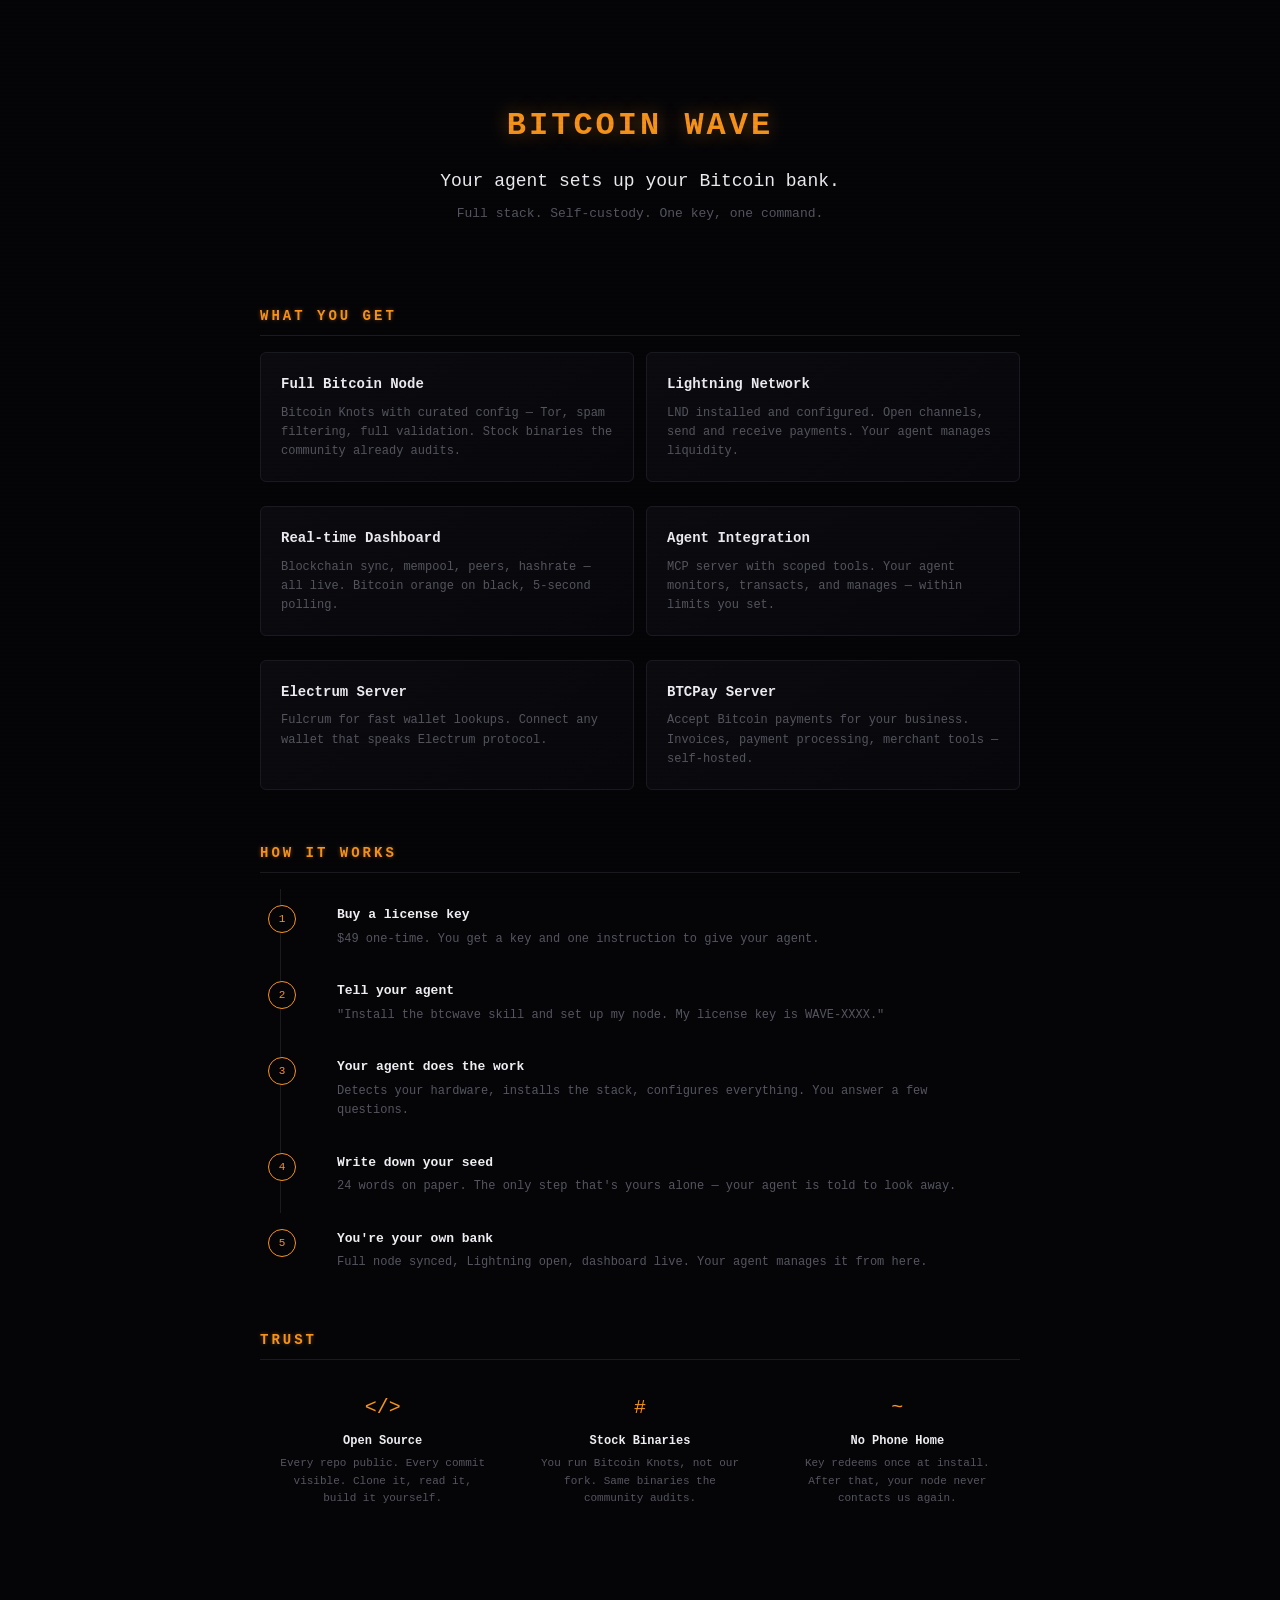
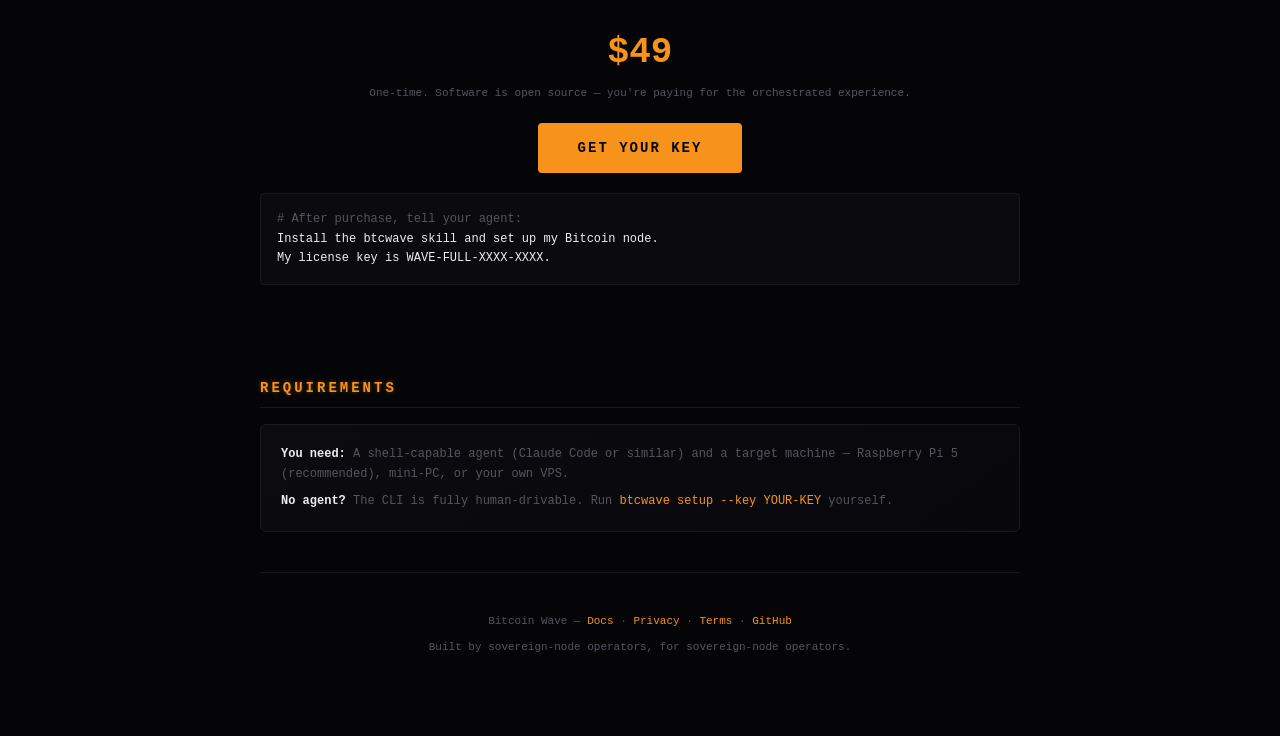
<file: cmd/web/static/index.html>
<!DOCTYPE html>
<html lang="en">
<head>
<meta charset="UTF-8">
<meta name="viewport" content="width=device-width, initial-scale=1.0">
<title>Bitcoin Wave — Your agent sets up your Bitcoin bank</title>
<style>
*{margin:0;padding:0;box-sizing:border-box}
:root{
  --bg:#050508;--card:#0c0c10;--border:#1a1a22;
  --accent:#f7931a;--glow:#f7931a66;--dim:#f7931a30;
  --text:#c8c8d0;--muted:#555560;--bright:#eeeef2;
  --mono:'SF Mono',Monaco,'Cascadia Code','Fira Code',monospace;
}
body{background:var(--bg);color:var(--text);font-family:var(--mono);font-size:14px;line-height:1.6}
body::after{content:'';position:fixed;inset:0;background:repeating-linear-gradient(0deg,transparent,transparent 2px,rgba(0,0,0,0.03) 2px,rgba(0,0,0,0.03) 4px);pointer-events:none;z-index:9999}
.container{max-width:800px;margin:0 auto;padding:40px 20px}
.hero{text-align:center;padding:60px 0 40px}
.hero h1{font-size:32px;color:var(--accent);font-weight:700;letter-spacing:3px;text-shadow:0 0 20px var(--glow);margin-bottom:16px}
.hero .tagline{font-size:18px;color:var(--bright);margin-bottom:8px}
.hero .sub{font-size:13px;color:var(--muted);max-width:500px;margin:0 auto}
.section{margin:40px 0}
.section h2{font-size:14px;text-transform:uppercase;letter-spacing:3px;color:var(--accent);margin-bottom:16px;padding-bottom:8px;border-bottom:1px solid var(--border);text-shadow:0 0 4px var(--glow)}
.card{background:linear-gradient(145deg,var(--card),#08080c);border:1px solid var(--border);border-radius:6px;padding:20px;margin-bottom:12px;transition:border-color 0.3s}
.card:hover{border-color:var(--dim)}
.card h3{color:var(--bright);font-size:14px;margin-bottom:8px}
.card p{color:var(--muted);font-size:12px}
.steps{counter-reset:step}
.step{counter-increment:step;padding:16px 16px 16px 56px;position:relative;border-left:1px solid var(--border);margin-left:20px}
.step::before{content:counter(step);position:absolute;left:-13px;top:16px;width:26px;height:26px;background:var(--bg);border:1px solid var(--accent);border-radius:50%;text-align:center;line-height:26px;font-size:11px;color:var(--accent)}
.step h3{color:var(--bright);font-size:13px;margin-bottom:4px}
.step p{color:var(--muted);font-size:12px}
.step:last-child{border-left:1px solid transparent}
.cta{text-align:center;padding:40px 0}
.cta-btn{display:inline-block;background:var(--accent);color:#050508;font-family:var(--mono);font-size:14px;font-weight:700;padding:14px 40px;border-radius:4px;text-decoration:none;letter-spacing:2px;transition:all 0.3s;border:none;cursor:pointer}
.cta-btn:hover{box-shadow:0 0 20px var(--glow);transform:translateY(-1px)}
.price{text-align:center;margin:20px 0}
.price .amount{font-size:36px;color:var(--accent);font-weight:700}
.price .note{font-size:11px;color:var(--muted);margin-top:4px}
.features{display:grid;grid-template-columns:1fr 1fr;gap:12px}
@media(max-width:600px){.features{grid-template-columns:1fr}}
.code-block{background:#0a0a0f;border:1px solid var(--border);border-radius:4px;padding:16px;font-size:12px;color:var(--bright);overflow-x:auto;margin:12px 0}
.code-block .comment{color:var(--muted)}
.trust{display:grid;grid-template-columns:1fr 1fr 1fr;gap:12px;text-align:center}
@media(max-width:600px){.trust{grid-template-columns:1fr}}
.trust-item{padding:16px}
.trust-item .icon{font-size:20px;margin-bottom:8px;color:var(--accent)}
.trust-item h4{color:var(--bright);font-size:12px;margin-bottom:4px}
.trust-item p{color:var(--muted);font-size:11px}
footer{text-align:center;padding:40px 0;border-top:1px solid var(--border);color:var(--muted);font-size:11px}
footer a{color:var(--accent);text-decoration:none}
</style>
</head>
<body>
<div class="container">
  <div class="hero">
    <h1>BITCOIN WAVE</h1>
    <p class="tagline">Your agent sets up your Bitcoin bank.</p>
    <p class="sub">Full stack. Self-custody. One key, one command.</p>
  </div>

  <div class="section">
    <h2>What You Get</h2>
    <div class="features">
      <div class="card">
        <h3>Full Bitcoin Node</h3>
        <p>Bitcoin Knots with curated config — Tor, spam filtering, full validation. Stock binaries the community already audits.</p>
      </div>
      <div class="card">
        <h3>Lightning Network</h3>
        <p>LND installed and configured. Open channels, send and receive payments. Your agent manages liquidity.</p>
      </div>
      <div class="card">
        <h3>Real-time Dashboard</h3>
        <p>Blockchain sync, mempool, peers, hashrate — all live. Bitcoin orange on black, 5-second polling.</p>
      </div>
      <div class="card">
        <h3>Agent Integration</h3>
        <p>MCP server with scoped tools. Your agent monitors, transacts, and manages — within limits you set.</p>
      </div>
      <div class="card">
        <h3>Electrum Server</h3>
        <p>Fulcrum for fast wallet lookups. Connect any wallet that speaks Electrum protocol.</p>
      </div>
      <div class="card">
        <h3>BTCPay Server</h3>
        <p>Accept Bitcoin payments for your business. Invoices, payment processing, merchant tools — self-hosted.</p>
      </div>
    </div>
  </div>

  <div class="section">
    <h2>How It Works</h2>
    <div class="steps">
      <div class="step">
        <h3>Buy a license key</h3>
        <p>$49 one-time. You get a key and one instruction to give your agent.</p>
      </div>
      <div class="step">
        <h3>Tell your agent</h3>
        <p>"Install the btcwave skill and set up my node. My license key is WAVE-XXXX."</p>
      </div>
      <div class="step">
        <h3>Your agent does the work</h3>
        <p>Detects your hardware, installs the stack, configures everything. You answer a few questions.</p>
      </div>
      <div class="step">
        <h3>Write down your seed</h3>
        <p>24 words on paper. The only step that's yours alone — your agent is told to look away.</p>
      </div>
      <div class="step">
        <h3>You're your own bank</h3>
        <p>Full node synced, Lightning open, dashboard live. Your agent manages it from here.</p>
      </div>
    </div>
  </div>

  <div class="section">
    <h2>Trust</h2>
    <div class="trust">
      <div class="trust-item">
        <div class="icon">&lt;/&gt;</div>
        <h4>Open Source</h4>
        <p>Every repo public. Every commit visible. Clone it, read it, build it yourself.</p>
      </div>
      <div class="trust-item">
        <div class="icon">#</div>
        <h4>Stock Binaries</h4>
        <p>You run Bitcoin Knots, not our fork. Same binaries the community audits.</p>
      </div>
      <div class="trust-item">
        <div class="icon">~</div>
        <h4>No Phone Home</h4>
        <p>Key redeems once at install. After that, your node never contacts us again.</p>
      </div>
    </div>
  </div>

  <div class="cta">
    <div class="price">
      <div class="amount">$49</div>
      <div class="note">One-time. Software is open source — you're paying for the orchestrated experience.</div>
    </div>
    <a href="#checkout" class="cta-btn" id="buy-btn">GET YOUR KEY</a>
    <div class="code-block" style="margin-top:20px;text-align:left">
      <span class="comment"># After purchase, tell your agent:</span><br>
      Install the btcwave skill and set up my Bitcoin node.<br>
      My license key is WAVE-FULL-XXXX-XXXX.
    </div>
  </div>

  <div class="section">
    <h2>Requirements</h2>
    <div class="card">
      <p><strong style="color:var(--bright)">You need:</strong> A shell-capable agent (Claude Code or similar) and a target machine — Raspberry Pi 5 (recommended), mini-PC, or your own VPS.</p>
      <p style="margin-top:8px"><strong style="color:var(--bright)">No agent?</strong> The CLI is fully human-drivable. Run <code style="color:var(--accent)">btcwave setup --key YOUR-KEY</code> yourself.</p>
    </div>
  </div>

  <footer>
    <p>Bitcoin Wave &mdash; <a href="/docs">Docs</a> · <a href="/privacy">Privacy</a> · <a href="/terms">Terms</a> · <a href="https://github.com/btcwave">GitHub</a></p>
    <p style="margin-top:8px">Built by sovereign-node operators, for sovereign-node operators.</p>
  </footer>
</div>

<script>
document.getElementById('buy-btn').addEventListener('click', async function(e) {
  e.preventDefault();
  this.textContent = 'LOADING...';
  this.style.pointerEvents = 'none';
  try {
    const r = await fetch('/api/checkout', {method: 'POST'});
    const d = await r.json();
    if (d.url) {
      window.location.href = d.url;
    } else {
      alert(d.error || 'Checkout unavailable');
      this.textContent = 'GET YOUR KEY';
      this.style.pointerEvents = '';
    }
  } catch (err) {
    alert('Connection error — try again');
    this.textContent = 'GET YOUR KEY';
    this.style.pointerEvents = '';
  }
});
</script>
</body>
</html>
</file>
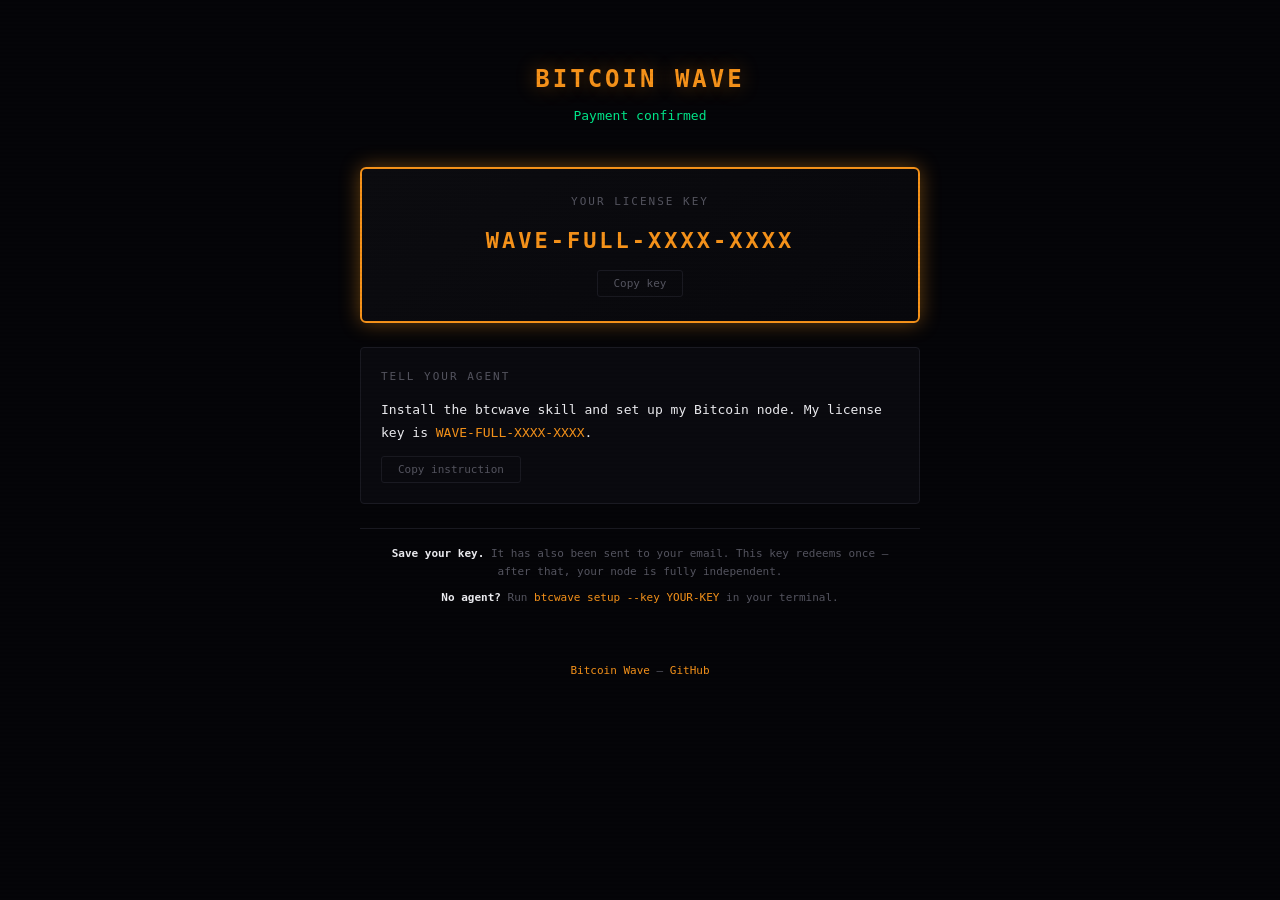
<file: cmd/web/static/success.html>
<!DOCTYPE html>
<html lang="en">
<head>
<meta charset="UTF-8">
<meta name="viewport" content="width=device-width, initial-scale=1.0">
<title>Bitcoin Wave — Your Key</title>
<style>
*{margin:0;padding:0;box-sizing:border-box}
:root{
  --bg:#050508;--card:#0c0c10;--border:#1a1a22;
  --accent:#f7931a;--glow:#f7931a66;--dim:#f7931a30;
  --text:#c8c8d0;--muted:#555560;--bright:#eeeef2;
  --green:#00e88a;
  --mono:'SF Mono',Monaco,'Cascadia Code','Fira Code',monospace;
}
body{background:var(--bg);color:var(--text);font-family:var(--mono);font-size:14px;line-height:1.6}
body::after{content:'';position:fixed;inset:0;background:repeating-linear-gradient(0deg,transparent,transparent 2px,rgba(0,0,0,0.03) 2px,rgba(0,0,0,0.03) 4px);pointer-events:none;z-index:9999}
.container{max-width:600px;margin:0 auto;padding:60px 20px}
.header{text-align:center;margin-bottom:40px}
.header h1{font-size:24px;color:var(--accent);letter-spacing:3px;text-shadow:0 0 20px var(--glow);margin-bottom:8px}
.header .status{color:var(--green);font-size:13px}
.key-box{background:linear-gradient(145deg,var(--card),#08080c);border:2px solid var(--accent);border-radius:6px;padding:24px;text-align:center;margin-bottom:24px;box-shadow:0 0 20px var(--glow)}
.key-box .label{font-size:11px;text-transform:uppercase;letter-spacing:2px;color:var(--muted);margin-bottom:12px}
.key-box .key{font-size:22px;color:var(--accent);font-weight:700;letter-spacing:3px;word-break:break-all}
.key-box .copy-btn{display:inline-block;margin-top:12px;background:none;border:1px solid var(--border);color:var(--muted);font-family:var(--mono);font-size:11px;padding:6px 16px;border-radius:3px;cursor:pointer;transition:all 0.3s}
.key-box .copy-btn:hover{border-color:var(--accent);color:var(--accent)}
.instruction{background:#0a0a0f;border:1px solid var(--border);border-radius:4px;padding:20px;margin-bottom:24px}
.instruction .label{font-size:11px;text-transform:uppercase;letter-spacing:2px;color:var(--muted);margin-bottom:12px}
.instruction .text{color:var(--bright);font-size:13px;line-height:1.8}
.instruction .copy-btn{display:inline-block;margin-top:12px;background:none;border:1px solid var(--border);color:var(--muted);font-family:var(--mono);font-size:11px;padding:6px 16px;border-radius:3px;cursor:pointer;transition:all 0.3s}
.instruction .copy-btn:hover{border-color:var(--accent);color:var(--accent)}
.note{color:var(--muted);font-size:11px;text-align:center;margin-top:24px;padding:16px;border-top:1px solid var(--border)}
.note strong{color:var(--bright)}
footer{text-align:center;padding:40px 0;color:var(--muted);font-size:11px}
footer a{color:var(--accent);text-decoration:none}
</style>
</head>
<body>
<div class="container">
  <div class="header">
    <h1>BITCOIN WAVE</h1>
    <p class="status">Payment confirmed</p>
  </div>

  <div class="key-box">
    <div class="label">Your License Key</div>
    <div class="key" id="license-key">WAVE-FULL-XXXX-XXXX</div>
    <button class="copy-btn" onclick="copyKey()">Copy key</button>
  </div>

  <div class="instruction">
    <div class="label">Tell your agent</div>
    <div class="text" id="agent-instruction">Install the btcwave skill and set up my Bitcoin node. My license key is <span style="color:var(--accent)">WAVE-FULL-XXXX-XXXX</span>.</div>
    <button class="copy-btn" onclick="copyInstruction()">Copy instruction</button>
  </div>

  <div class="note">
    <p><strong>Save your key.</strong> It has also been sent to your email. This key redeems once — after that, your node is fully independent.</p>
    <p style="margin-top:8px"><strong>No agent?</strong> Run <code style="color:var(--accent)">btcwave setup --key YOUR-KEY</code> in your terminal.</p>
  </div>

  <footer>
    <p><a href="/">Bitcoin Wave</a> &mdash; <a href="https://github.com/btcwave">GitHub</a></p>
  </footer>
</div>

<script>
function copyKey() {
  const key = document.getElementById('license-key').textContent;
  navigator.clipboard.writeText(key);
  event.target.textContent = 'Copied';
  setTimeout(() => event.target.textContent = 'Copy key', 2000);
}
function copyInstruction() {
  const text = document.getElementById('agent-instruction').textContent;
  navigator.clipboard.writeText(text);
  event.target.textContent = 'Copied';
  setTimeout(() => event.target.textContent = 'Copy instruction', 2000);
}
</script>
</body>
</html>
</file>
